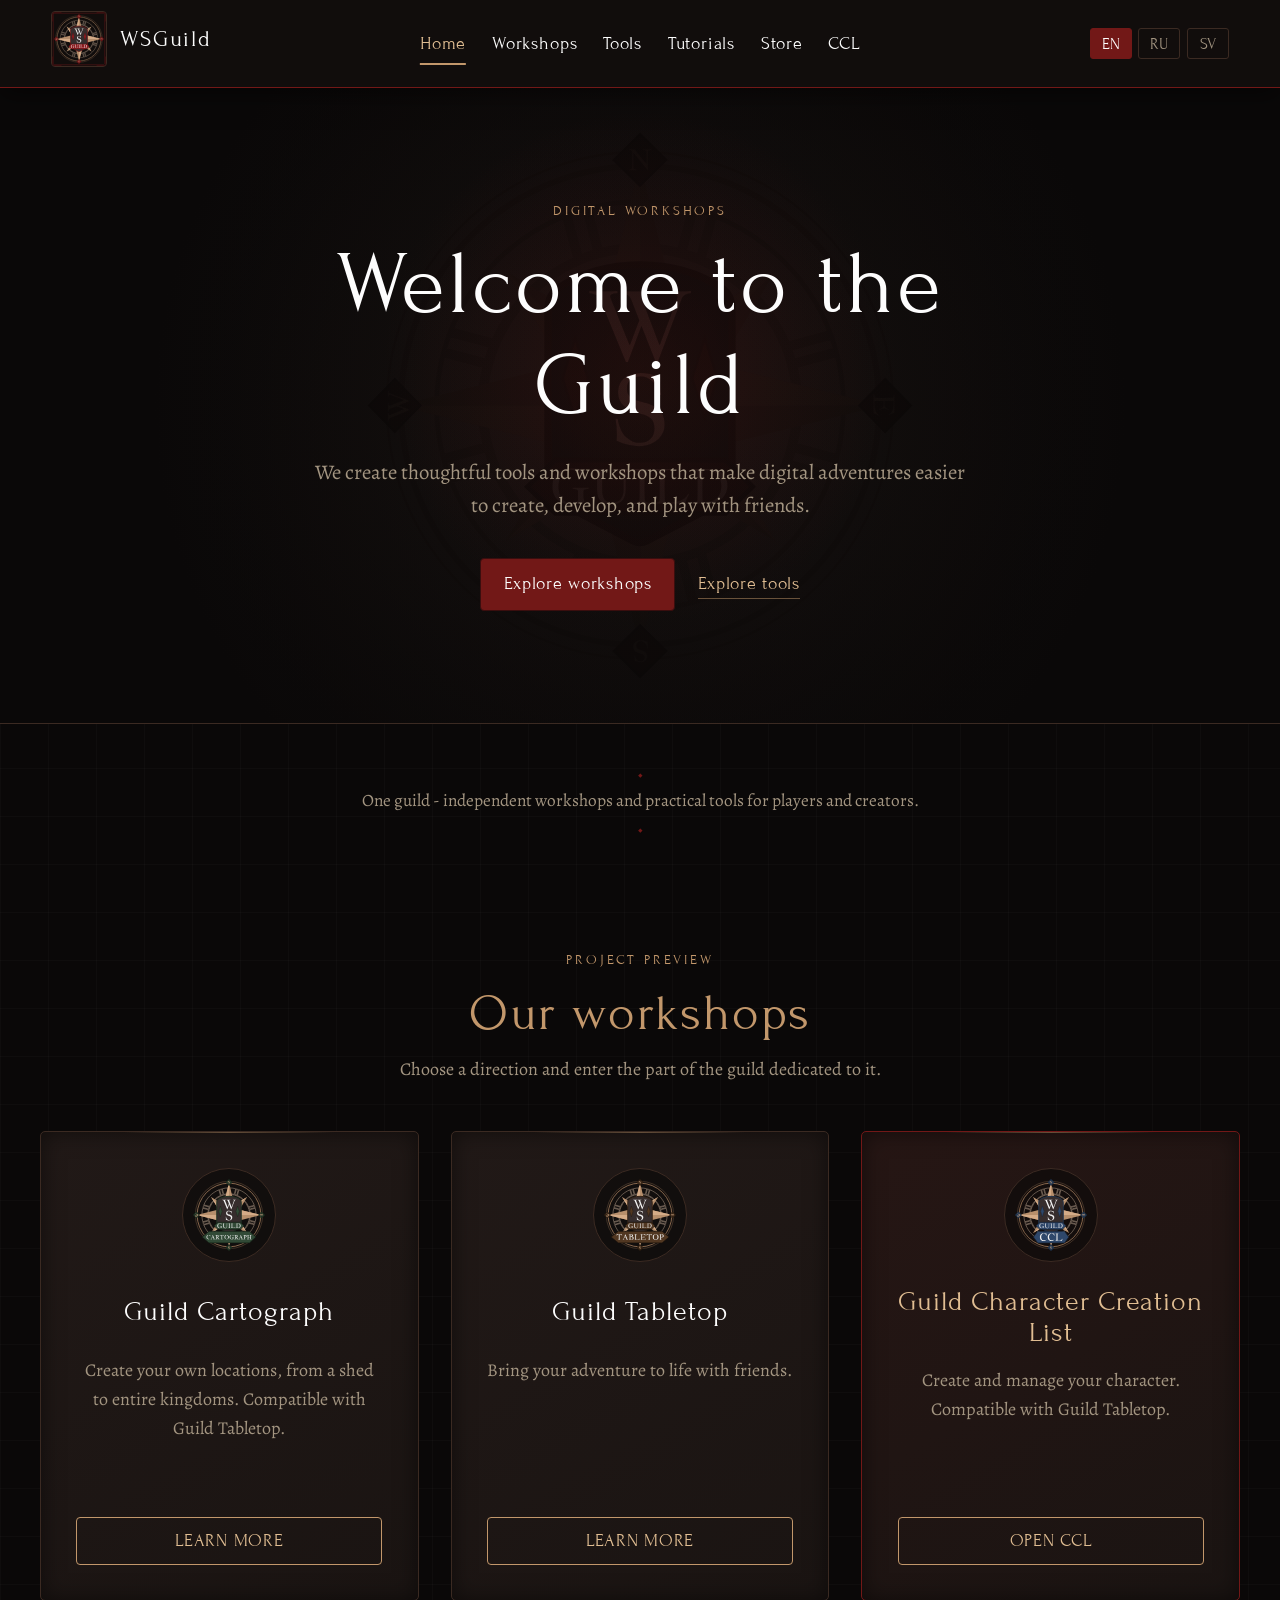
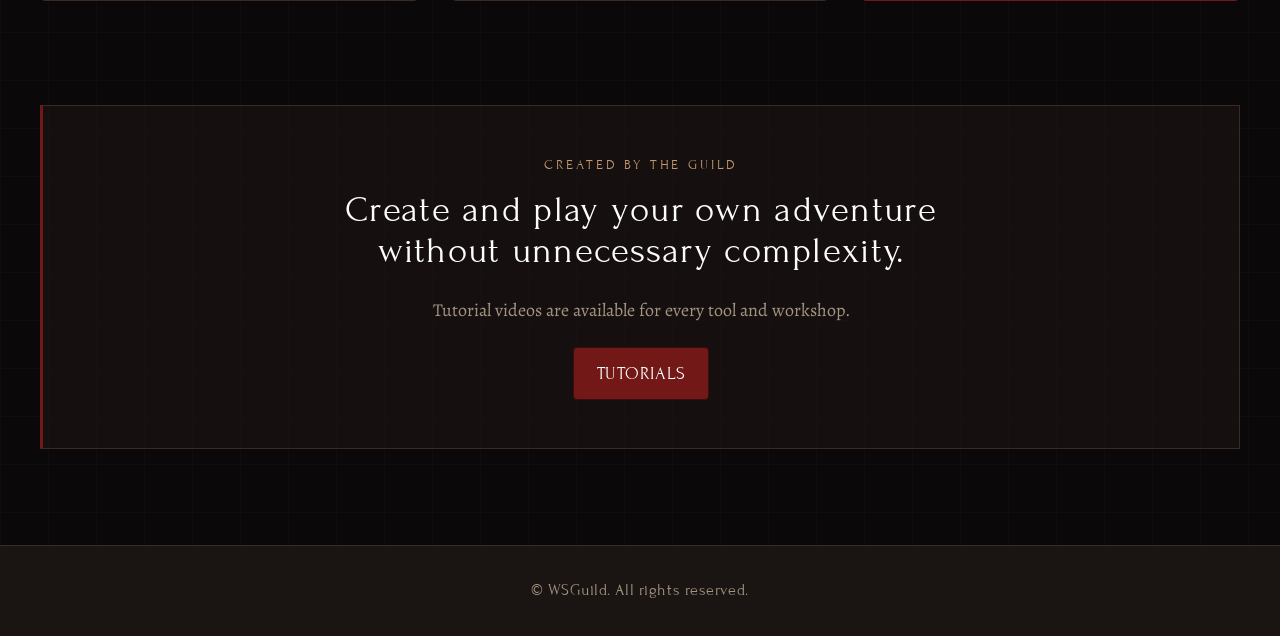
<file: index.html>
<!DOCTYPE html>
<html lang="en">
<head>
    <meta charset="UTF-8">
    <meta name="viewport" content="width=device-width, initial-scale=1.0">
    <meta name="description" content="" data-i18n-attr-content="meta_home_description">
    <title></title>
    <link rel="icon" type="image/svg+xml" href="/icons/Elipse/Main_Logo.svg">
    <link rel="stylesheet" href="/css/style.css">
    <link rel="stylesheet" href="/css/mobile.css" media="screen and (max-width: 800px)">
</head>
<body data-page-title="meta_home_title">
    <header class="navbar">
        <div class="logo">
            <a href="/" aria-label="" data-i18n-attr-aria-label="aria_home_logo">
                <img src="/icons/Main_Logo.svg" alt="" class="site-logo" data-i18n-attr-alt="main_logo_alt">
                <span class="logo-wordmark" data-i18n="brand_name"></span>
            </a>
        </div>

        <nav aria-label="" data-i18n-attr-aria-label="aria_primary_navigation">
            <a href="/" class="active" aria-current="page" data-i18n="nav_home"></a>
            <a href="/workshops/" data-i18n="nav_products"></a>
            <a href="/tools/" data-i18n="nav_tools"></a>
            <a href="/tutorials/" data-i18n="nav_tutorials"></a>
            <a href="https://store.wsguild.net" target="_blank" rel="noreferrer" data-i18n="nav_store"></a>
            <a href="https://ccl.wsguild.net" target="_blank" rel="noreferrer" data-i18n="nav_ccl"></a>
        </nav>

        <div class="lang-switcher" aria-label="" data-i18n-attr-aria-label="aria_language_switcher">
            <button type="button" onclick="changeLang('en')" id="btn-en" aria-label="" data-i18n="lang_en_short" data-i18n-attr-aria-label="lang_en_label"></button>
            <button type="button" onclick="changeLang('ru')" id="btn-ru" aria-label="" data-i18n="lang_ru_short" data-i18n-attr-aria-label="lang_ru_label"></button>
            <button type="button" onclick="changeLang('sv')" id="btn-sv" aria-label="" data-i18n="lang_sv_short" data-i18n-attr-aria-label="lang_sv_label"></button>
        </div>
    </header>

    <main>
        <section class="hero hero-home">
            <img class="hero-background-logo" src="/icons/Elipse/Main_Logo.svg" alt="" aria-hidden="true">
            <div class="hero-content">
                <p class="eyebrow" data-i18n="hero_eyebrow"></p>
                <h1 data-i18n="hero_title"></h1>
                <p data-i18n="hero_desc"></p>
                <div class="hero-actions">
                    <a href="/workshops/" class="btn-primary" data-i18n="hero_btn"></a>
                    <a href="/tools/" class="btn-text" data-i18n="hero_secondary"></a>
                </div>
            </div>
        </section>

        <section class="intro-strip" aria-label="" data-i18n-attr-aria-label="aria_guild_overview">
            <p data-i18n="intro_text"></p>
        </section>

        <section class="programs" aria-labelledby="programs-heading">
            <div class="section-heading">
                <p class="eyebrow" data-i18n="programs_eyebrow"></p>
                <h2 id="programs-heading" class="section-title" data-i18n="programs_title"></h2>
                <p data-i18n="programs_lead"></p>
            </div>

            <div class="grid program-grid">
                <article class="card program-card">
                    <div class="card-icon" aria-hidden="true"><img src="/icons/Elipse/Cartograph_Logo.svg" alt=""></div>
                    <div class="card-content">
                        <h3 data-i18n="program_1_title"></h3>
                        <p data-i18n="program_1_desc"></p>
                    </div>
                    <a href="/workshops/" class="btn-secondary" data-i18n="btn_view_products"></a>
                </article>

                <article class="card program-card">
                    <div class="card-icon" aria-hidden="true"><img src="/icons/Elipse/TableTop_Logo.svg" alt=""></div>
                    <div class="card-content">
                        <h3 data-i18n="program_2_title"></h3>
                        <p data-i18n="program_2_desc"></p>
                    </div>
                    <a href="/workshops/" class="btn-secondary" data-i18n="btn_view_tools"></a>
                </article>

                <article class="card program-card highlight-card">
                    <div class="card-icon ccl-icon">
                        <img src="/icons/Elipse/CCL_Logo.svg" alt="">
                    </div>
                    <div class="card-content">
                        <h3 data-i18n="program_3_title"></h3>
                        <p data-i18n="program_3_desc"></p>
                    </div>
                    <a href="https://ccl.wsguild.net" target="_blank" rel="noreferrer" class="btn-secondary" data-i18n="btn_visit_ccl"></a>
                </article>
            </div>
        </section>

        <section class="guild-callout">
            <div>
                <p class="eyebrow" data-i18n="callout_eyebrow"></p>
                <h2 data-i18n="callout_title"></h2>
            </div>
            <div class="callout-action">
                <p data-i18n="callout_text"></p>
                <a href="/tutorials/" class="btn-primary callout-button" data-i18n="callout_tutorials_btn"></a>
            </div>
        </section>
    </main>

    <footer class="guild-footer">
        <p data-i18n="footer_text"></p>
    </footer>

    <script src="/js/main.js"></script>
</body>
</html>
</file>
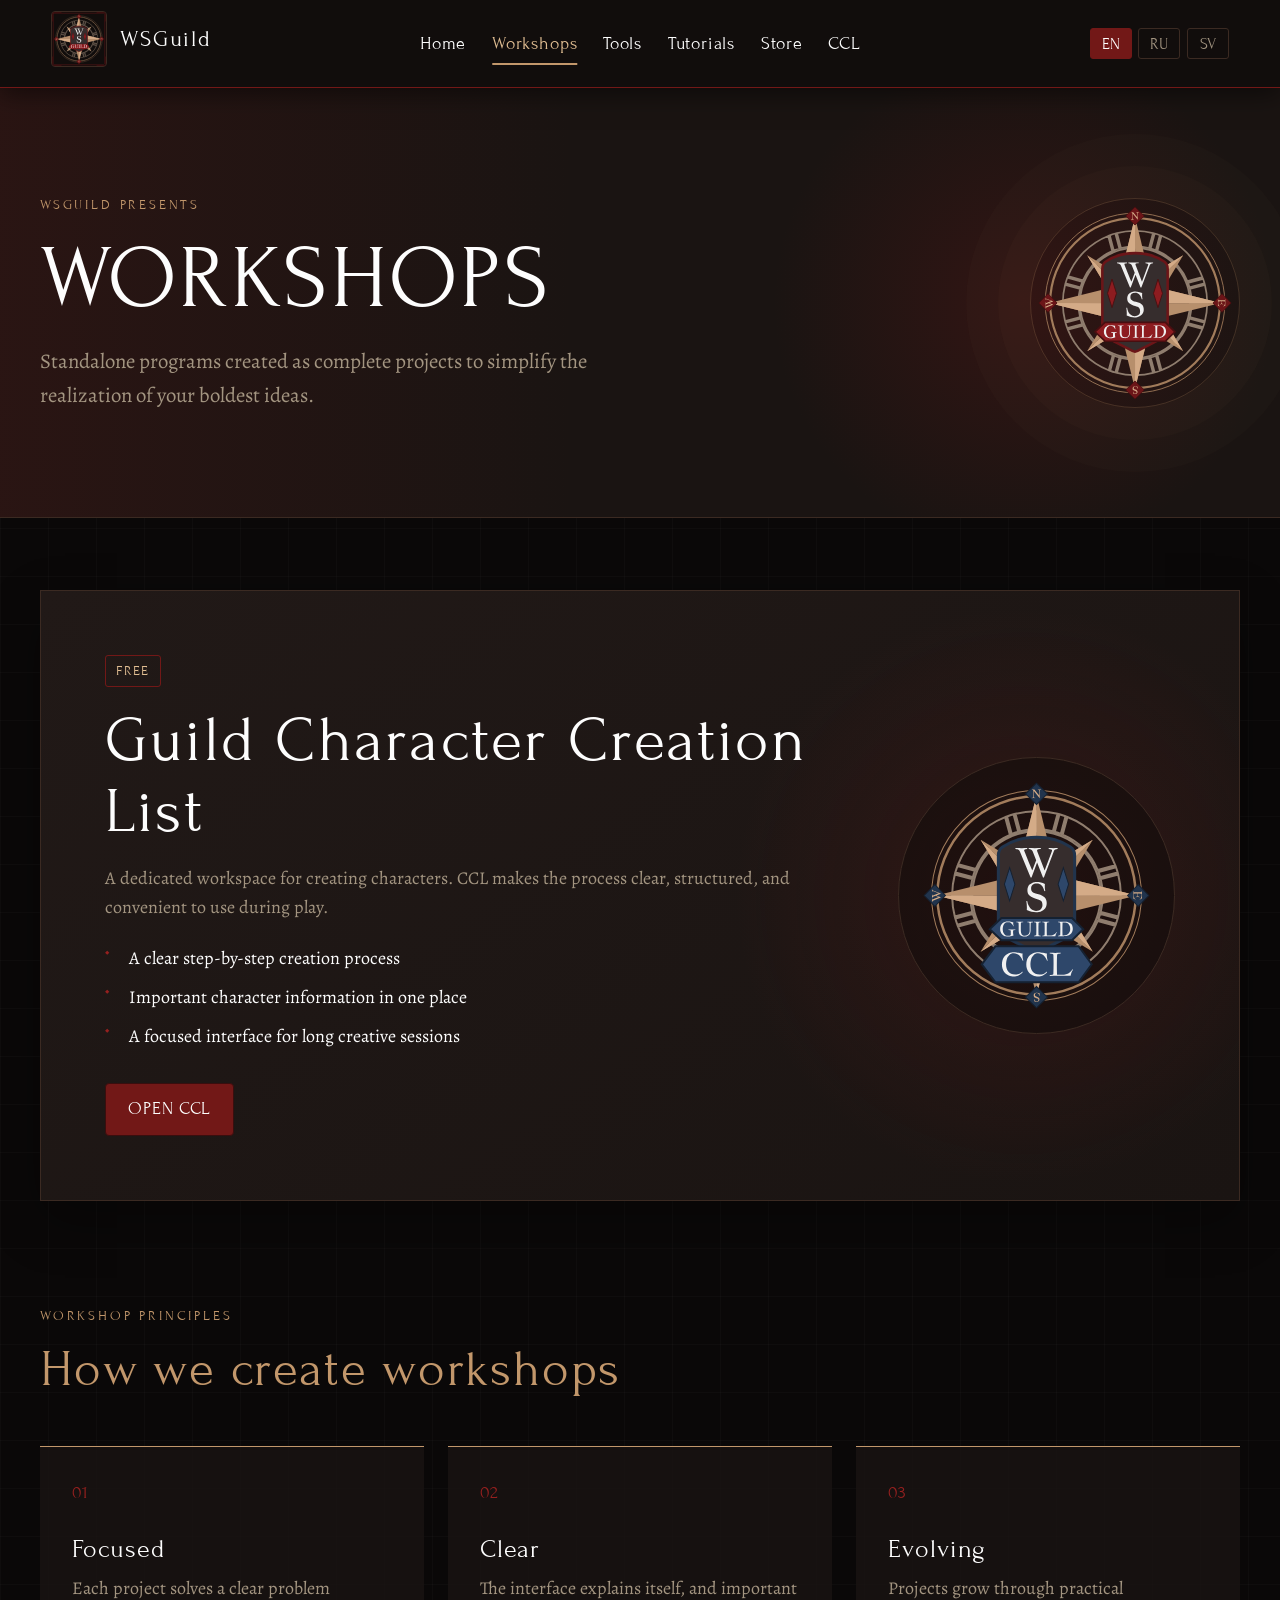
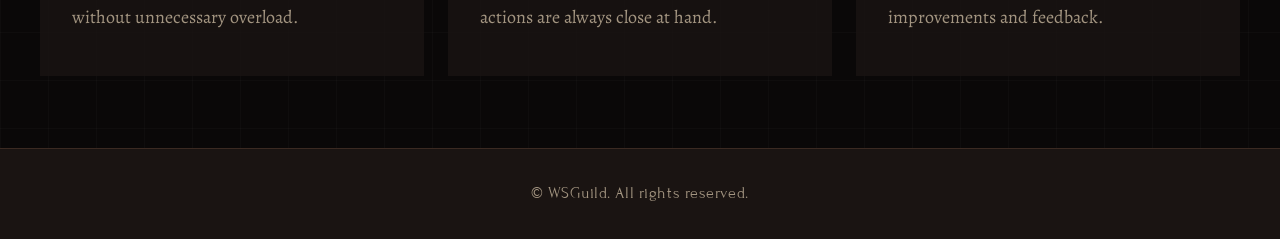
<file: products/index.html>
<!DOCTYPE html>
<html lang="en">
<head>
    <meta charset="UTF-8">
    <meta name="robots" content="noindex">
    <meta http-equiv="refresh" content="0; url=/workshops/">
    <link rel="canonical" href="https://wsguild.net/workshops/">
    <title></title>
    <script>window.location.replace('/workshops/' + window.location.search + window.location.hash);</script>
</head>
<body></body>
</html>
</file>
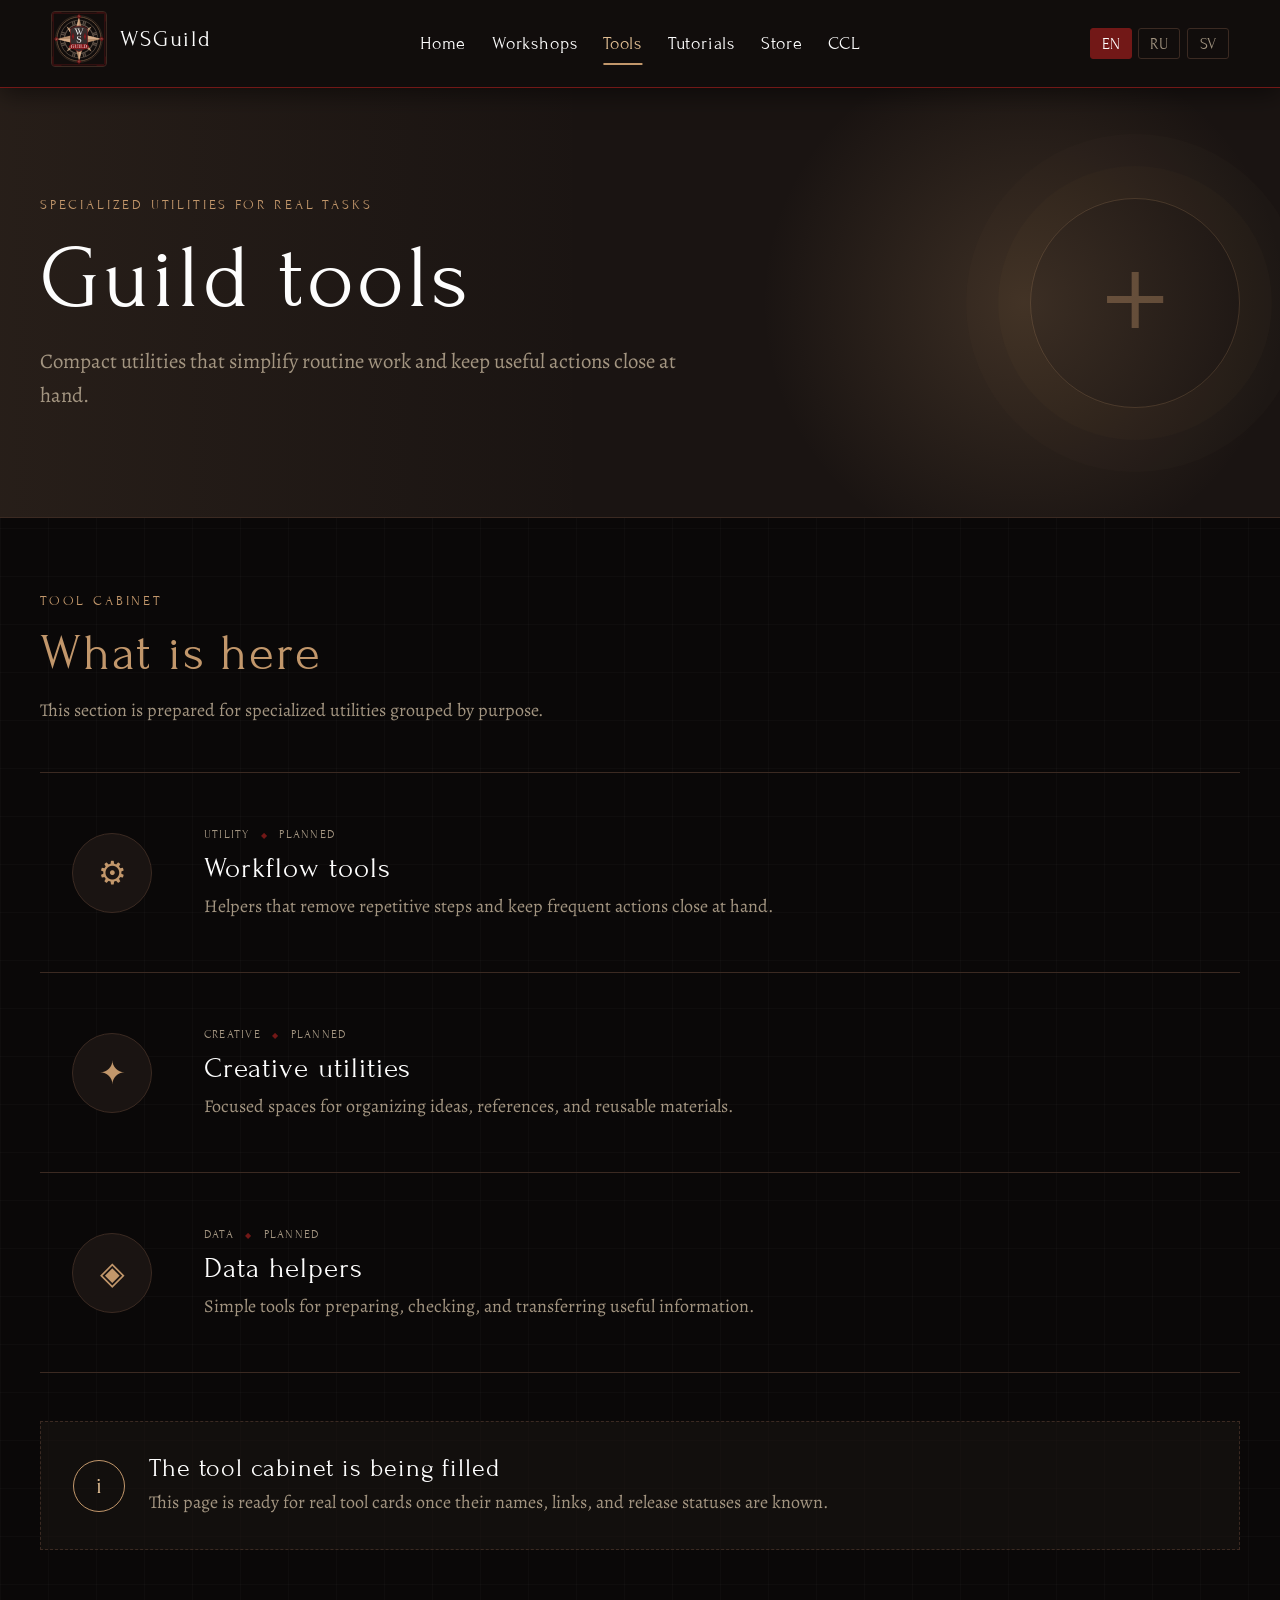
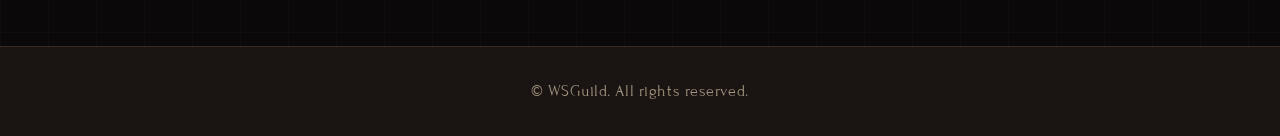
<file: tools/index.html>
<!DOCTYPE html>
<html lang="en">
<head>
    <meta charset="UTF-8">
    <meta name="viewport" content="width=device-width, initial-scale=1.0">
    <meta name="description" content="" data-i18n-attr-content="meta_tools_description">
    <title></title>
    <link rel="icon" type="image/svg+xml" href="/icons/Elipse/Main_Logo.svg">
    <link rel="stylesheet" href="/css/style.css">
    <link rel="stylesheet" href="/css/mobile.css" media="screen and (max-width: 800px)">
</head>
<body data-page-title="meta_tools_title">
    <header class="navbar">
        <div class="logo">
            <a href="/" aria-label="" data-i18n-attr-aria-label="aria_home_logo">
                <img src="/icons/Main_Logo.svg" alt="" class="site-logo" data-i18n-attr-alt="main_logo_alt">
                <span class="logo-wordmark" data-i18n="brand_name"></span>
            </a>
        </div>
        <nav aria-label="" data-i18n-attr-aria-label="aria_primary_navigation">
            <a href="/" data-i18n="nav_home"></a>
            <a href="/workshops/" data-i18n="nav_products"></a>
            <a href="/tools/" class="active" aria-current="page" data-i18n="nav_tools"></a>
            <a href="/tutorials/" data-i18n="nav_tutorials"></a>
            <a href="https://store.wsguild.net" target="_blank" rel="noreferrer" data-i18n="nav_store"></a>
            <a href="https://ccl.wsguild.net" target="_blank" rel="noreferrer" data-i18n="nav_ccl"></a>
        </nav>
        <div class="lang-switcher" aria-label="" data-i18n-attr-aria-label="aria_language_switcher">
            <button type="button" onclick="changeLang('en')" id="btn-en" aria-label="" data-i18n="lang_en_short" data-i18n-attr-aria-label="lang_en_label"></button>
            <button type="button" onclick="changeLang('ru')" id="btn-ru" aria-label="" data-i18n="lang_ru_short" data-i18n-attr-aria-label="lang_ru_label"></button>
            <button type="button" onclick="changeLang('sv')" id="btn-sv" aria-label="" data-i18n="lang_sv_short" data-i18n-attr-aria-label="lang_sv_label"></button>
        </div>
    </header>

    <main>
        <section class="page-hero tools-hero">
            <div class="page-hero-content">
                <p class="eyebrow" data-i18n="tools_eyebrow"></p>
                <h1 data-i18n="tools_title"></h1>
                <p data-i18n="tools_intro"></p>
            </div>
            <div class="hero-mark tool-mark" aria-hidden="true">+</div>
        </section>

        <section class="content-section tool-catalog">
            <div class="section-heading align-left">
                <p class="eyebrow" data-i18n="tools_catalog_eyebrow"></p>
                <h2 class="section-title" data-i18n="tools_catalog_title"></h2>
                <p data-i18n="tools_catalog_intro"></p>
            </div>

            <div class="tool-list">
                <article class="tool-row">
                    <div class="tool-symbol" aria-hidden="true">⚙</div>
                    <div>
                        <div class="tool-meta"><span data-i18n="tool_type_utility"></span><span data-i18n="tool_status_planned"></span></div>
                        <h3 data-i18n="tool_1_title"></h3>
                        <p data-i18n="tool_1_desc"></p>
                    </div>
                </article>
                <article class="tool-row">
                    <div class="tool-symbol" aria-hidden="true">✦</div>
                    <div>
                        <div class="tool-meta"><span data-i18n="tool_type_creative"></span><span data-i18n="tool_status_planned"></span></div>
                        <h3 data-i18n="tool_2_title"></h3>
                        <p data-i18n="tool_2_desc"></p>
                    </div>
                </article>
                <article class="tool-row">
                    <div class="tool-symbol" aria-hidden="true">◈</div>
                    <div>
                        <div class="tool-meta"><span data-i18n="tool_type_data"></span><span data-i18n="tool_status_planned"></span></div>
                        <h3 data-i18n="tool_3_title"></h3>
                        <p data-i18n="tool_3_desc"></p>
                    </div>
                </article>
            </div>
        </section>

        <section class="tool-note">
            <div class="tool-note-icon" aria-hidden="true">i</div>
            <div>
                <h2 data-i18n="tools_note_title"></h2>
                <p data-i18n="tools_note_text"></p>
            </div>
        </section>
    </main>

    <footer class="guild-footer"><p data-i18n="footer_text"></p></footer>
    <script src="/js/main.js"></script>
</body>
</html>
</file>
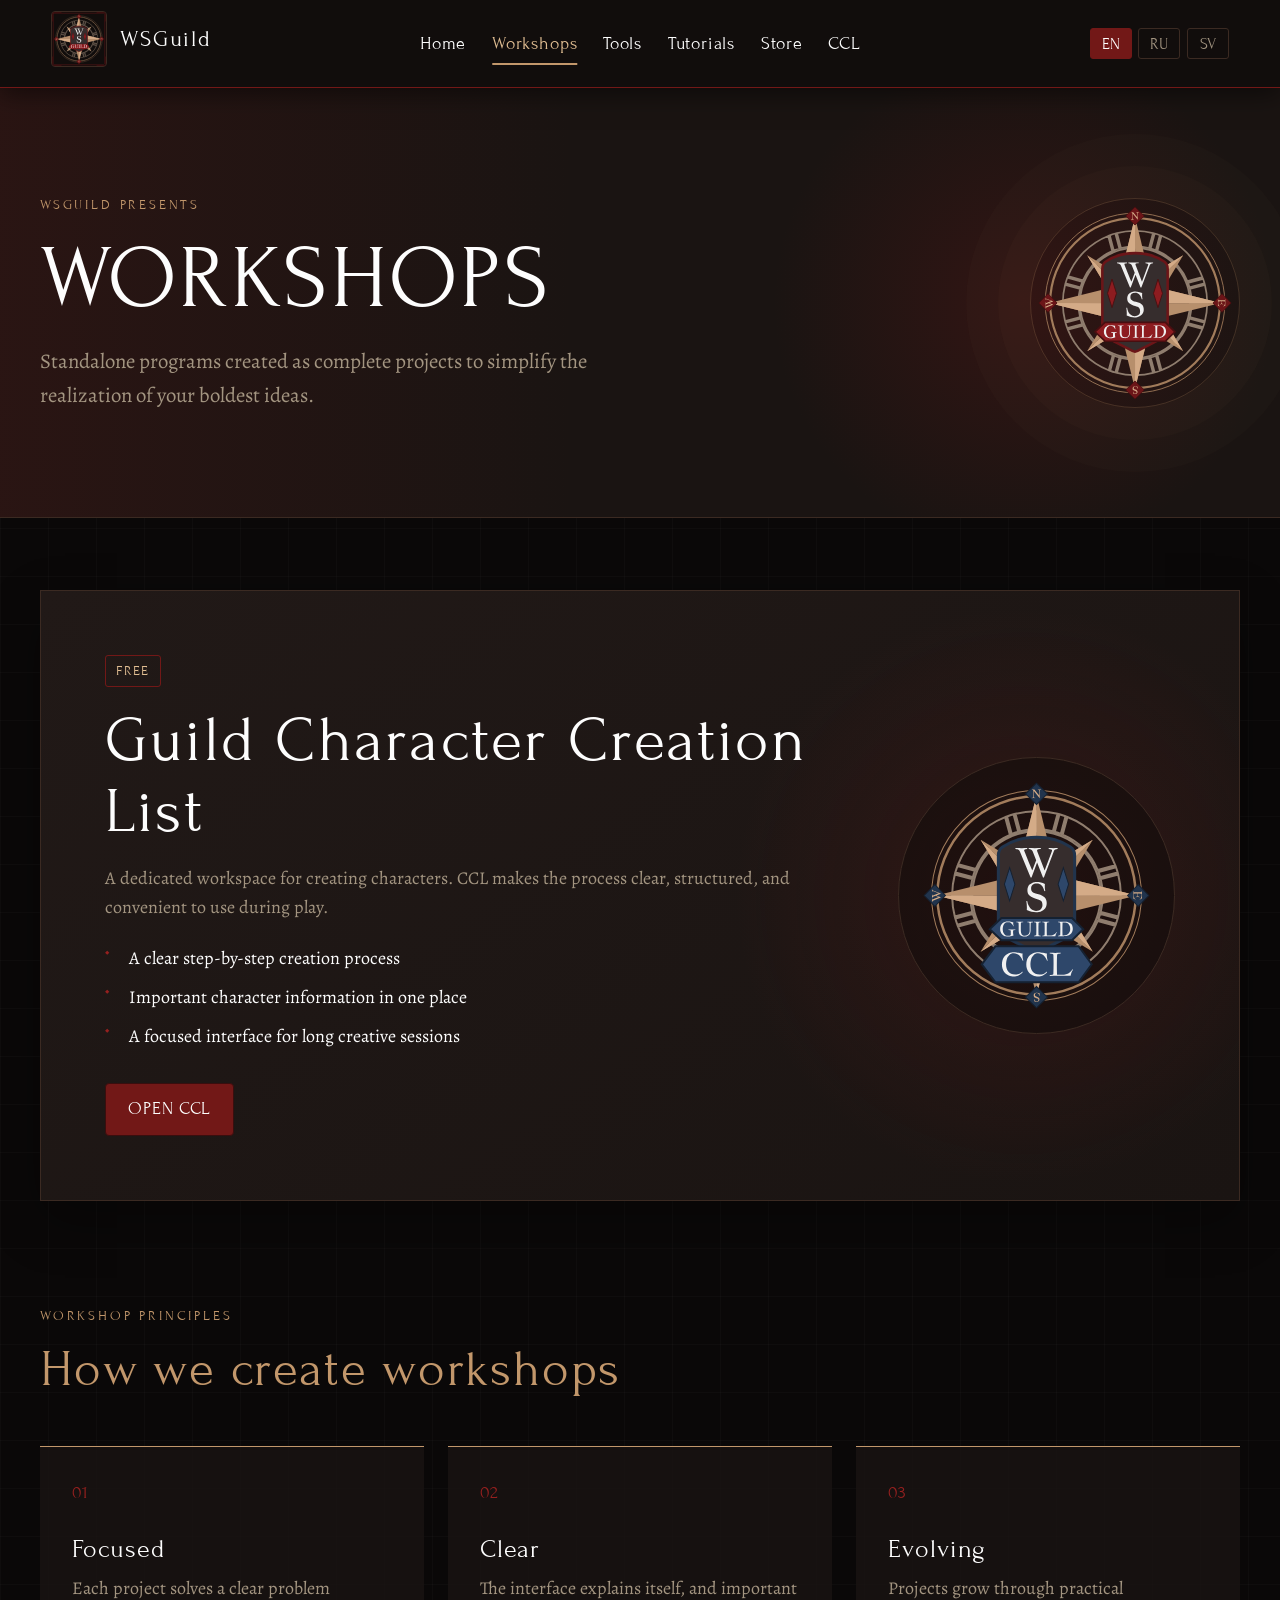
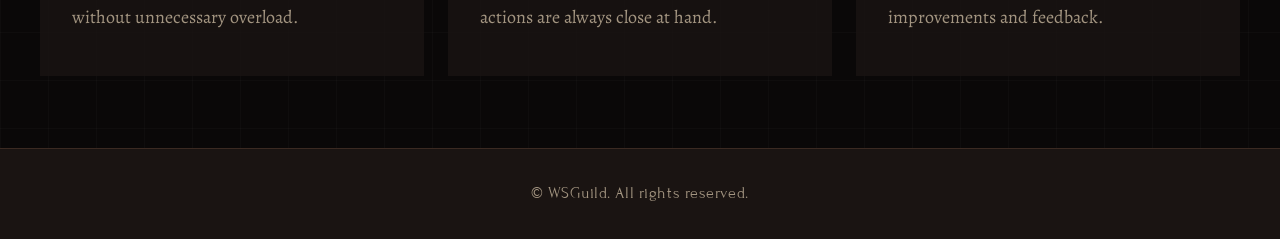
<file: workshops/index.html>
<!DOCTYPE html>
<html lang="en">
<head>
    <meta charset="UTF-8">
    <meta name="viewport" content="width=device-width, initial-scale=1.0">
    <meta name="description" content="" data-i18n-attr-content="meta_products_description">
    <title></title>
    <link rel="icon" type="image/svg+xml" href="/icons/Elipse/Main_Logo.svg">
    <link rel="stylesheet" href="/css/style.css">
    <link rel="stylesheet" href="/css/mobile.css" media="screen and (max-width: 800px)">
</head>
<body data-page-title="meta_products_title">
    <header class="navbar">
        <div class="logo">
            <a href="/" aria-label="" data-i18n-attr-aria-label="aria_home_logo">
                <img src="/icons/Main_Logo.svg" alt="" class="site-logo" data-i18n-attr-alt="main_logo_alt">
                <span class="logo-wordmark" data-i18n="brand_name"></span>
            </a>
        </div>
        <nav aria-label="" data-i18n-attr-aria-label="aria_primary_navigation">
            <a href="/" data-i18n="nav_home"></a>
            <a href="/workshops/" class="active" aria-current="page" data-i18n="nav_products"></a>
            <a href="/tools/" data-i18n="nav_tools"></a>
            <a href="/tutorials/" data-i18n="nav_tutorials"></a>
            <a href="https://store.wsguild.net" target="_blank" rel="noreferrer" data-i18n="nav_store"></a>
            <a href="https://ccl.wsguild.net" target="_blank" rel="noreferrer" data-i18n="nav_ccl"></a>
        </nav>
        <div class="lang-switcher" aria-label="" data-i18n-attr-aria-label="aria_language_switcher">
            <button type="button" onclick="changeLang('en')" id="btn-en" aria-label="" data-i18n="lang_en_short" data-i18n-attr-aria-label="lang_en_label"></button>
            <button type="button" onclick="changeLang('ru')" id="btn-ru" aria-label="" data-i18n="lang_ru_short" data-i18n-attr-aria-label="lang_ru_label"></button>
            <button type="button" onclick="changeLang('sv')" id="btn-sv" aria-label="" data-i18n="lang_sv_short" data-i18n-attr-aria-label="lang_sv_label"></button>
        </div>
    </header>

    <main>
        <section class="page-hero products-hero">
            <div class="page-hero-content">
                <p class="eyebrow" data-i18n="products_eyebrow"></p>
                <h1 data-i18n="products_title"></h1>
                <p data-i18n="products_intro"></p>
            </div>
            <div class="hero-mark" aria-hidden="true"><img src="/icons/Elipse/Main_Logo.svg" alt=""></div>
        </section>

        <section class="content-section">
            <div class="feature-panel product-feature">
                <div class="feature-copy">
                    <span class="status-badge" data-i18n="product_status"></span>
                    <h2 data-i18n="product_ccl_title"></h2>
                    <p data-i18n="product_ccl_desc"></p>
                    <ul class="feature-list">
                        <li data-i18n="product_ccl_feature_1"></li>
                        <li data-i18n="product_ccl_feature_2"></li>
                        <li data-i18n="product_ccl_feature_3"></li>
                    </ul>
                    <a href="https://ccl.wsguild.net" target="_blank" rel="noreferrer" class="btn-primary" data-i18n="btn_launch_ccl"></a>
                </div>
                <a class="feature-emblem" href="https://ccl.wsguild.net" target="_blank" rel="noreferrer" aria-label="" data-i18n-attr-aria-label="product_ccl_title">
                    <img src="/icons/Elipse/CCL_Logo.svg" alt="" data-i18n-attr-alt="ccl_logo_alt">
                </a>
            </div>
        </section>

        <section class="content-section principles-section">
            <div class="section-heading align-left">
                <p class="eyebrow" data-i18n="principles_eyebrow"></p>
                <h2 class="section-title" data-i18n="principles_title"></h2>
            </div>
            <div class="principles-grid">
                <article class="mini-card">
                    <span data-i18n="principle_1_number"></span>
                    <h3 data-i18n="principle_1_title"></h3>
                    <p data-i18n="principle_1_desc"></p>
                </article>
                <article class="mini-card">
                    <span data-i18n="principle_2_number"></span>
                    <h3 data-i18n="principle_2_title"></h3>
                    <p data-i18n="principle_2_desc"></p>
                </article>
                <article class="mini-card">
                    <span data-i18n="principle_3_number"></span>
                    <h3 data-i18n="principle_3_title"></h3>
                    <p data-i18n="principle_3_desc"></p>
                </article>
            </div>
        </section>
    </main>

    <footer class="guild-footer"><p data-i18n="footer_text"></p></footer>
    <script src="/js/main.js"></script>
</body>
</html>
</file>
<file: css/style.css>
@import url('https://fonts.googleapis.com/css2?family=Alegreya:wght@400;500;600;700&family=Cormorant+Garamond:wght@400;500;600&family=EB+Garamond:wght@400;500;600&family=Forum&family=Literata:wght@400;500;600;700&family=Lora:wght@400;500;600;700&display=swap');

:root {
    --bg-main: #0a0808;
    --bg-deep: #070606;
    --bg-panel: #1a1412;
    --bg-panel-light: #211917;
    --accent-red: #721817;
    --accent-hover: #96201f;
    --gold-tan: #c2976b;
    --gold-light: #e0bd92;
    --text-main: #fdfdfd;
    --text-muted: #a39581;
    --border-color: #3b2a22;
    --panel-shadow: 0 20px 50px rgba(0, 0, 0, 0.32);
    --font-body: 'Alegreya', serif;
    --font-display: 'Forum', serif;
}

html[lang='ru'] {
    --font-body: 'Literata', 'Alegreya', serif;
    --font-display: 'Cormorant Garamond', 'Forum', serif;
}

html[lang='sv'] {
    --font-body: 'Lora', 'Alegreya', serif;
    --font-display: 'EB Garamond', 'Forum', serif;
}

* {
    margin: 0;
    padding: 0;
    box-sizing: border-box;
}

html {
    scroll-behavior: smooth;
}

body {
    display: flex;
    flex-direction: column;
    min-height: 100vh;
    overflow-x: hidden;
    font-family: var(--font-body);
    font-size: 18px;
    line-height: 1.6;
    color: var(--text-main);
    background:
        linear-gradient(rgba(255, 255, 255, 0.018) 1px, transparent 1px),
        linear-gradient(90deg, rgba(255, 255, 255, 0.018) 1px, transparent 1px),
        var(--bg-main);
    background-size: 48px 48px;
}

main {
    flex: 1;
}

a,
button {
    -webkit-tap-highlight-color: transparent;
}

a:focus-visible,
button:focus-visible {
    outline: 2px solid var(--gold-light);
    outline-offset: 4px;
}

h1,
h2,
h3,
h4,
h5,
h6 {
    font-family: var(--font-display);
    font-weight: 400;
    line-height: 1.12;
    color: var(--gold-tan);
    letter-spacing: 0.035em;
}

.navbar {
    position: sticky;
    top: 0;
    z-index: 100;
    display: grid;
    grid-template-columns: minmax(180px, 1fr) auto minmax(180px, 1fr);
    align-items: center;
    gap: 2rem;
    min-height: 82px;
    padding: 0.7rem clamp(1.5rem, 4vw, 4rem);
    border-bottom: 1px solid var(--accent-red);
    background: rgba(19, 14, 13, 0.94);
    box-shadow: 0 6px 24px rgba(0, 0, 0, 0.5);
    backdrop-filter: blur(14px);
}

.logo a {
    display: inline-flex;
    align-items: center;
    gap: 0.8rem;
    color: var(--text-main);
    text-decoration: none;
}

.site-logo {
    width: 56px;
    height: 56px;
    object-fit: cover;
    display: block;
    border: 1px solid var(--border-color);
    border-radius: 4px;
    transition: transform 0.3s ease, border-color 0.3s ease;
}

.logo a:hover .site-logo {
    transform: rotate(-2deg) scale(1.04);
    border-color: var(--accent-red);
}

.logo-wordmark {
    font-family: var(--font-display);
    font-size: 1.45rem;
    letter-spacing: 0.08em;
}

.navbar nav {
    display: flex;
    align-items: center;
    justify-content: center;
    gap: clamp(1rem, 2vw, 2rem);
}

.navbar nav a {
    position: relative;
    color: var(--text-main);
    font-family: var(--font-display);
    font-size: 1.15rem;
    letter-spacing: 0.045em;
    text-decoration: none;
    transition: color 0.25s ease;
}

.navbar nav a::after {
    position: absolute;
    bottom: -7px;
    left: 50%;
    width: 0;
    height: 2px;
    content: '';
    background: var(--gold-tan);
    transform: translateX(-50%);
    transition: width 0.25s ease;
}

.navbar nav a:hover,
.navbar nav a.active {
    color: var(--gold-light);
}

.navbar nav a:hover::after,
.navbar nav a.active::after {
    width: 100%;
}

.lang-switcher {
    display: flex;
    justify-content: flex-end;
    gap: 0.4rem;
}

.lang-switcher button {
    min-width: 42px;
    padding: 0.35rem 0.65rem;
    border: 1px solid var(--border-color);
    border-radius: 3px;
    color: var(--text-muted);
    background: transparent;
    font: 1rem 'Forum', serif;
    cursor: pointer;
    transition: 0.25s ease;
}

.lang-switcher button:hover {
    color: var(--gold-light);
    border-color: var(--gold-tan);
}

.lang-switcher button.active {
    color: var(--text-main);
    border-color: var(--accent-red);
    background: var(--accent-red);
}

.eyebrow {
    margin-bottom: 0.8rem;
    color: var(--gold-tan);
    font-family: var(--font-display);
    font-size: 0.88rem;
    letter-spacing: 0.2em;
    text-transform: uppercase;
}

.hero {
    position: relative;
    min-height: 610px;
    display: grid;
    place-items: center;
    overflow: hidden;
    padding: 7rem 2rem;
    text-align: center;
    border-bottom: 1px solid var(--border-color);
}

.hero-home {
    background:
        radial-gradient(circle at 50% 44%, rgba(114, 24, 23, 0.22), transparent 35%),
        radial-gradient(circle at center, var(--bg-panel) 0%, var(--bg-main) 68%);
}

.hero-home::after {
    position: absolute;
    z-index: 1;
    inset: 0;
    content: '';
    pointer-events: none;
    background: radial-gradient(
        ellipse at 50% 46%,
        rgba(10, 8, 8, 0.08) 0%,
        rgba(10, 8, 8, 0.28) 52%,
        rgba(10, 8, 8, 0.68) 100%
    );
}

.hero-background-logo {
    position: absolute;
    z-index: 0;
    inset: 0;
    width: 100%;
    height: 100%;
    max-width: none;
    padding: clamp(0.75rem, 2vw, 1.5rem);
    /* Видимость фонового логотипа: 0 — скрыт, 1 — полностью видим */
    opacity: 0.5;
    pointer-events: none;
    user-select: none;
    object-fit: contain;
    object-position: center;
    filter: saturate(0.55) contrast(0.85) brightness(0.72);
    mix-blend-mode: soft-light;
}

.hero-content {
    position: relative;
    z-index: 2;
    max-width: 790px;
}

.hero h1 {
    max-width: 760px;
    margin: 0 auto 1.25rem;
    color: var(--text-main);
    font-size: clamp(3.4rem, 7vw, 6.6rem);
}

.hero-content > p:not(.eyebrow) {
    max-width: 660px;
    margin: 0 auto 2.2rem;
    color: var(--text-muted);
    font-size: 1.3rem;
}

.hero-actions {
    display: flex;
    align-items: center;
    justify-content: center;
    gap: 1.4rem;
}

.btn-primary,
.btn-secondary,
.btn-text {
    display: inline-flex;
    align-items: center;
    justify-content: center;
    min-height: 48px;
    border-radius: 4px;
    font-family: var(--font-display);
    font-size: 1.12rem;
    letter-spacing: 0.04em;
    text-decoration: none;
    transition: 0.25s ease;
}

.btn-primary {
    padding: 0.7rem 1.4rem;
    border: 1px solid #3a0e0e;
    color: var(--text-main);
    background: var(--accent-red);
}

.btn-primary:hover {
    border-color: var(--gold-tan);
    background: var(--accent-hover);
    box-shadow: 0 0 22px rgba(114, 24, 23, 0.55);
}

.btn-secondary {
    width: 100%;
    padding: 0.55rem 1rem;
    border: 1px solid var(--gold-tan);
    color: var(--gold-light);
    background: transparent;
}

.btn-secondary:hover {
    color: var(--bg-main);
    background: var(--gold-tan);
}

.btn-text {
    min-height: auto;
    color: var(--gold-light);
    border-bottom: 1px solid rgba(194, 151, 107, 0.5);
    border-radius: 0;
}

.btn-text:hover {
    color: var(--text-main);
    border-color: var(--text-main);
}

.intro-strip {
    max-width: 980px;
    margin: 0 auto;
    padding: 2.2rem 2rem;
    text-align: center;
    color: var(--text-muted);
    font-size: 1.08rem;
}

.intro-strip::before,
.intro-strip::after {
    color: var(--accent-red);
    content: '◆';
    margin: 0 1rem;
    font-size: 0.65rem;
}

.programs,
.content-section {
    width: min(1200px, calc(100% - 4rem));
    margin: 0 auto;
    padding: 4.5rem 0;
}

.section-heading {
    max-width: 700px;
    margin: 0 auto 3rem;
    text-align: center;
}

.section-heading.align-left {
    max-width: 760px;
    margin-left: 0;
    text-align: left;
}

.section-heading > p:not(.eyebrow) {
    color: var(--text-muted);
}

.section-title {
    margin-bottom: 0.8rem;
    font-size: clamp(2.4rem, 4vw, 3.5rem);
}

.grid {
    display: grid;
    grid-template-columns: repeat(3, minmax(0, 1fr));
    grid-auto-rows: 1fr;
    align-items: stretch;
    gap: 2rem;
}

.card {
    position: relative;
    display: flex;
    flex-direction: column;
    height: 100%;
    min-height: 470px;
    padding: 2.2rem;
    overflow: hidden;
    border: 1px solid var(--border-color);
    border-radius: 5px;
    text-align: center;
    background: linear-gradient(150deg, var(--bg-panel-light), var(--bg-panel));
    box-shadow: inset 0 0 22px rgba(0, 0, 0, 0.5);
    transition: transform 0.35s ease, border-color 0.35s ease, box-shadow 0.35s ease;
}

.card::before {
    position: absolute;
    top: 0;
    left: 50%;
    width: 56%;
    height: 1px;
    content: '';
    background: linear-gradient(90deg, transparent, var(--gold-tan), transparent);
    transform: translateX(-50%);
    opacity: 0.45;
}

.card:hover {
    border-color: var(--gold-tan);
    transform: translateY(-6px);
    box-shadow: var(--panel-shadow), inset 0 0 15px rgba(194, 151, 107, 0.08);
}

.card-icon {
    display: grid;
    place-items: center;
    flex: 0 0 94px;
    width: 94px;
    height: 94px;
    margin: 0 auto 1.5rem;
    border: 1px solid var(--border-color);
    border-radius: 50%;
    color: var(--gold-tan);
    background: rgba(7, 6, 6, 0.54);
    font-size: 2.7rem;
    overflow: hidden;
    padding: 7px;
}

.card-icon img {
    display: block;
    width: 100%;
    height: 100%;
    object-fit: cover;
    border-radius: 50%;
}

.card-content {
    display: flex;
    flex: 1;
    flex-direction: column;
}

.card h3 {
    display: grid;
    place-items: center;
    min-height: 3.3rem;
    margin-bottom: 1.1rem;
    color: var(--text-main);
    font-size: 1.75rem;
}

.card p {
    flex: 1;
    margin-bottom: 1.8rem;
    color: var(--text-muted);
}

.highlight-card {
    border-color: var(--accent-red);
    background: linear-gradient(150deg, #261614, var(--bg-panel));
}

.highlight-card h3 {
    color: var(--gold-light);
}

.guild-callout {
    display: grid;
    grid-template-columns: minmax(0, 1fr);
    align-items: center;
    justify-items: center;
    gap: 1.5rem;
    width: min(1200px, calc(100% - 4rem));
    margin: 2rem auto 6rem;
    padding: 3rem;
    border: 1px solid var(--border-color);
    border-left: 3px solid var(--accent-red);
    text-align: center;
    background: rgba(26, 20, 18, 0.72);
}

.guild-callout h2 {
    max-width: 980px;
    margin-inline: auto;
    color: var(--text-main);
    font-size: 2.3rem;
    text-wrap: balance;
}

.callout-action > p {
    max-width: 720px;
    text-align: center;
    color: var(--text-muted);
}

.callout-action {
    display: flex;
    width: 100%;
    flex-direction: column;
    align-items: center;
}

.callout-button {
    width: fit-content;
    margin-top: 1.4rem;
}

.page-hero {
    position: relative;
    display: grid;
    grid-template-columns: 1fr auto;
    align-items: center;
    min-height: 430px;
    padding: 5rem max(2rem, calc((100% - 1200px) / 2));
    overflow: hidden;
    border-bottom: 1px solid var(--border-color);
}

.products-hero {
    background:
        linear-gradient(90deg, rgba(114, 24, 23, 0.18), transparent 45%),
        radial-gradient(circle at 80% 50%, rgba(114, 24, 23, 0.28), transparent 24%),
        var(--bg-panel);
}

.tools-hero {
    background:
        linear-gradient(90deg, rgba(194, 151, 107, 0.08), transparent 46%),
        radial-gradient(circle at 80% 50%, rgba(194, 151, 107, 0.2), transparent 25%),
        var(--bg-panel);
}

.tutorials-hero {
    background:
        linear-gradient(90deg, rgba(114, 24, 23, 0.2), transparent 48%),
        radial-gradient(circle at 80% 50%, rgba(194, 151, 107, 0.16), transparent 26%),
        var(--bg-panel);
}

.tutorials-section {
    width: min(1280px, calc(100% - 4rem));
    margin: 0 auto;
    padding: 4.5rem 0 6rem;
}

.tutorials-layout {
    display: grid;
    grid-template-columns: minmax(0, 1.65fr) minmax(300px, 0.55fr);
    align-items: start;
    gap: 2rem;
}

.video-shell,
.lesson-panel {
    border: 1px solid var(--border-color);
    background: linear-gradient(150deg, var(--bg-panel-light), var(--bg-panel));
    box-shadow: var(--panel-shadow);
}

.video-shell {
    position: relative;
    overflow: hidden;
}

.video-shell::before {
    position: absolute;
    z-index: 4;
    top: 0;
    left: 50%;
    width: 52%;
    height: 1px;
    content: '';
    pointer-events: none;
    background: linear-gradient(90deg, transparent, var(--gold-tan), transparent);
    transform: translateX(-50%);
}

.video-stage {
    position: relative;
    display: grid;
    place-items: center;
    aspect-ratio: 16 / 9;
    overflow: hidden;
    background:
        radial-gradient(circle at center, rgba(114, 24, 23, 0.18), transparent 38%),
        var(--bg-deep);
}

.video-stage video {
    display: block;
    width: 100%;
    height: 100%;
    aspect-ratio: 16 / 9;
    object-fit: contain;
    background: #050404;
}

.video-shell:fullscreen {
    display: grid;
    width: 100vw;
    height: 100vh;
    place-items: center;
    overflow: hidden;
    border: 0;
    background: #050404;
}

.video-shell:fullscreen .video-stage {
    width: min(100vw, 177.777778vh);
    height: min(100vh, 56.25vw);
    aspect-ratio: 16 / 9;
}

.video-shell:fullscreen .video-controls {
    position: absolute;
    z-index: 10;
    right: 50%;
    bottom: clamp(0.75rem, 2vh, 1.5rem);
    width: min(calc(100vw - 2rem), calc(177.777778vh - 2rem));
    border: 1px solid var(--border-color);
    visibility: hidden;
    opacity: 0;
    background: linear-gradient(135deg, rgba(31, 20, 18, 0.96), rgba(10, 8, 8, 0.94));
    box-shadow: 0 18px 55px rgba(0, 0, 0, 0.48), 0 0 36px rgba(114, 24, 23, 0.12);
    pointer-events: none;
    transform: translate(50%, calc(100% + 2rem));
    backdrop-filter: blur(10px);
    transition: opacity 0.35s ease, visibility 0.35s ease, transform 0.35s cubic-bezier(0.2, 0.75, 0.25, 1);
}

.video-shell:fullscreen.fullscreen-controls-visible .video-controls {
    visibility: visible;
    opacity: 1;
    pointer-events: auto;
    transform: translate(50%, 0);
}

.video-shell:fullscreen .now-playing {
    display: none;
}

.fullscreen-playlist {
    display: none;
}

.video-shell:fullscreen .fullscreen-playlist {
    position: absolute;
    z-index: 11;
    top: 50%;
    right: clamp(0.75rem, 2vw, 1.5rem);
    display: flex;
    flex-direction: column;
    width: min(370px, calc(100vw - 2rem));
    max-height: min(72vh, 680px);
    margin: 0;
    overflow: hidden;
    visibility: hidden;
    opacity: 0;
    pointer-events: none;
    border-color: rgba(203, 160, 116, 0.36);
    background:
        linear-gradient(145deg, rgba(45, 25, 22, 0.97), rgba(13, 9, 9, 0.96)),
        var(--bg-panel);
    box-shadow: -22px 24px 70px rgba(0, 0, 0, 0.55), 0 0 42px rgba(114, 24, 23, 0.14);
    transform: translate(3rem, -50%) scale(0.97);
    backdrop-filter: blur(14px);
    transition: opacity 0.38s ease, visibility 0.38s ease, transform 0.38s cubic-bezier(0.2, 0.75, 0.25, 1);
}

.video-shell:fullscreen.fullscreen-playlist-visible .fullscreen-playlist {
    visibility: visible;
    opacity: 1;
    pointer-events: auto;
    transform: translate(0, -50%) scale(1);
}

.video-shell:fullscreen .fullscreen-playlist .lesson-list {
    overflow-y: auto;
    overscroll-behavior: contain;
}

.video-shell:fullscreen .fullscreen-playlist .lesson-panel-header {
    background: linear-gradient(90deg, rgba(114, 24, 23, 0.16), transparent);
}

.video-shell:fullscreen .fullscreen-playlist::before {
    position: absolute;
    z-index: 2;
    top: 0;
    right: 12%;
    left: 12%;
    height: 1px;
    content: '';
    background: linear-gradient(90deg, transparent, var(--gold-tan), transparent);
}

.video-shell:fullscreen.fullscreen-ui-idle,
.video-shell:fullscreen.fullscreen-ui-idle * {
    cursor: none !important;
}

.video-shell:fullscreen .video-overlay {
    transition: opacity 0.35s ease, visibility 0.35s ease;
}

.video-shell:fullscreen.fullscreen-ui-idle .video-overlay {
    visibility: hidden;
    opacity: 0;
    pointer-events: none;
}

.video-empty,
.video-overlay {
    position: absolute;
    inset: 0;
    display: grid;
    place-items: center;
}

.video-empty {
    z-index: 2;
    padding: 2rem;
    text-align: center;
    background:
        linear-gradient(rgba(7, 6, 6, 0.82), rgba(7, 6, 6, 0.92)),
        url('/icons/Elipse/Main_Logo.svg') center / min(58%, 390px) no-repeat;
}

.video-empty[hidden],
.video-overlay[hidden] {
    display: none;
}

.video-empty-mark {
    display: grid;
    place-items: center;
    width: 82px;
    height: 82px;
    margin: 0 auto 1.25rem;
    border: 1px solid var(--gold-tan);
    border-radius: 50%;
    color: var(--gold-light);
    background: rgba(114, 24, 23, 0.28);
    font-size: 2rem;
}

.video-empty h2 {
    margin-bottom: 0.55rem;
    color: var(--text-main);
    font-size: 2rem;
}

.video-empty p {
    max-width: 500px;
    color: var(--text-muted);
}

.video-overlay {
    z-index: 3;
    border: 0;
    color: var(--text-main);
    background: rgba(7, 6, 6, 0.26);
    cursor: pointer;
}

.video-overlay-play {
    display: grid;
    place-items: center;
    width: 82px;
    height: 82px;
    padding-left: 5px;
    border: 1px solid var(--gold-tan);
    border-radius: 50%;
    background: rgba(114, 24, 23, 0.9);
    box-shadow: 0 0 0 10px rgba(114, 24, 23, 0.15), 0 12px 34px rgba(0, 0, 0, 0.48);
    font-size: 1.8rem;
    transition: transform 0.25s ease, background 0.25s ease;
}

.video-overlay:hover .video-overlay-play {
    transform: scale(1.06);
    background: var(--accent-hover);
}

.video-controls {
    display: grid;
    grid-template-columns: auto minmax(0, 1fr) auto auto auto auto;
    align-items: center;
    gap: 0.9rem;
    padding: 1rem 1.15rem;
    border-top: 1px solid var(--border-color);
    background: rgba(10, 8, 8, 0.94);
}

.player-button {
    display: grid;
    place-items: center;
    width: 38px;
    height: 38px;
    border: 1px solid var(--border-color);
    border-radius: 3px;
    color: var(--gold-light);
    background: var(--bg-panel);
    cursor: pointer;
    transition: 0.2s ease;
}

.player-button:hover:not(:disabled) {
    border-color: var(--gold-tan);
    color: var(--text-main);
}

.player-button:disabled,
.player-range:disabled {
    cursor: not-allowed;
    opacity: 0.36;
}

.player-range {
    width: 100%;
    accent-color: var(--accent-hover);
    cursor: pointer;
}

.video-time {
    min-width: 94px;
    color: var(--text-muted);
    font-family: var(--font-display);
    font-variant-numeric: tabular-nums;
    text-align: center;
}

.volume-popover {
    display: flex;
    align-items: center;
    width: 82px;
}

.volume-range {
    width: 100%;
}

.volume-value {
    display: none;
    color: var(--gold-light);
    font-family: var(--font-display);
    font-size: 0.82rem;
    font-variant-numeric: tabular-nums;
}

.now-playing {
    display: grid;
    grid-template-columns: auto 1fr;
    gap: 1.1rem;
    align-items: center;
    min-height: 96px;
    padding: 1.3rem 1.5rem;
    border-top: 1px solid var(--border-color);
}

.now-playing-index {
    color: var(--accent-hover);
    font-family: var(--font-display);
    font-size: 1.05rem;
}

.now-playing .eyebrow {
    margin-bottom: 0.25rem;
}

.now-playing h2 {
    margin: 0;
    color: var(--text-main);
    font-size: 1.45rem;
}

.now-playing-description {
    margin: 0.35rem 0 0;
    color: var(--text-muted);
    line-height: 1.55;
}

.lesson-panel {
    position: sticky;
    top: 104px;
    overflow: hidden;
}

.lesson-panel-header {
    padding: 1.8rem;
    border-bottom: 1px solid var(--border-color);
}

.lesson-panel-header h2 {
    margin-bottom: 0.45rem;
    color: var(--text-main);
    font-size: 2rem;
}

.lesson-panel-header p {
    color: var(--text-muted);
}

.lesson-list {
    display: grid;
    max-height: 610px;
    overflow-y: auto;
}

.lesson-empty {
    padding: 2rem 1.8rem;
    color: var(--text-muted);
}

.lesson-item {
    display: grid;
    grid-template-columns: auto 1fr auto;
    gap: 0.9rem;
    align-items: center;
    width: 100%;
    padding: 1.15rem 1.4rem;
    border: 0;
    border-bottom: 1px solid var(--border-color);
    color: var(--text-main);
    background: transparent;
    font-family: var(--font-body);
    text-align: left;
    cursor: pointer;
    transition: background 0.2s ease;
}

.lesson-item:hover,
.lesson-item.active {
    background: rgba(114, 24, 23, 0.2);
}

.lesson-item.active {
    box-shadow: inset 3px 0 var(--accent-hover);
}

.lesson-number {
    color: var(--gold-tan);
    font-family: var(--font-display);
}

.lesson-title {
    font-size: 1.05rem;
}

.lesson-duration {
    color: var(--text-muted);
    font-size: 0.9rem;
}

.page-hero-content {
    position: relative;
    z-index: 1;
    max-width: 720px;
}

.page-hero h1 {
    margin-bottom: 1rem;
    color: var(--text-main);
    font-size: clamp(3.2rem, 7vw, 5.8rem);
}

.page-hero-content > p:not(.eyebrow) {
    max-width: 640px;
    color: var(--text-muted);
    font-size: 1.3rem;
}

.hero-mark {
    display: grid;
    place-items: center;
    width: 210px;
    height: 210px;
    border: 1px solid rgba(194, 151, 107, 0.22);
    border-radius: 50%;
    color: rgba(194, 151, 107, 0.28);
    font: 9rem var(--font-display);
    box-shadow: 0 0 0 32px rgba(194, 151, 107, 0.025), 0 0 0 64px rgba(194, 151, 107, 0.018);
    overflow: hidden;
}

.hero-mark img {
    display: block;
    width: 100%;
    height: 100%;
    object-fit: cover;
    border-radius: 50%;
}

.tool-mark {
    color: rgba(194, 151, 107, 0.38);
}

.feature-panel {
    display: grid;
    grid-template-columns: minmax(0, 1.45fr) minmax(250px, 0.55fr);
    align-items: center;
    gap: 4rem;
    padding: clamp(2rem, 5vw, 4.5rem);
    border: 1px solid var(--border-color);
    background:
        radial-gradient(circle at 82% 50%, rgba(114, 24, 23, 0.25), transparent 28%),
        linear-gradient(145deg, var(--bg-panel-light), var(--bg-panel));
    box-shadow: var(--panel-shadow);
}

.status-badge {
    display: inline-flex;
    margin-bottom: 1.1rem;
    padding: 0.25rem 0.65rem;
    border: 1px solid var(--accent-red);
    border-radius: 3px;
    color: var(--gold-light);
    font-family: var(--font-display);
    font-size: 0.86rem;
    letter-spacing: 0.09em;
    text-transform: uppercase;
}

.feature-copy h2 {
    margin-bottom: 1rem;
    color: var(--text-main);
    font-size: clamp(2.4rem, 5vw, 4.2rem);
}

.feature-copy > p {
    max-width: 690px;
    margin-bottom: 1.4rem;
    color: var(--text-muted);
}

.feature-list {
    display: grid;
    gap: 0.65rem;
    margin: 0 0 2rem 0;
    list-style: none;
}

.feature-list li {
    position: relative;
    padding-left: 1.5rem;
}

.feature-list li::before {
    position: absolute;
    left: 0;
    color: var(--accent-hover);
    content: '◆';
    font-size: 0.62rem;
}

.feature-emblem {
    display: block;
    width: min(100%, 300px);
    margin: 0 auto;
    padding: 1rem;
    border: 1px solid var(--border-color);
    border-radius: 50%;
    background: rgba(7, 6, 6, 0.38);
    transition: transform 0.3s ease, border-color 0.3s ease;
}

.feature-emblem:hover {
    transform: scale(1.025);
    border-color: var(--gold-tan);
}

.feature-emblem img {
    display: block;
    width: 100%;
    aspect-ratio: 1;
    object-fit: cover;
    border-radius: 50%;
}

.principles-section {
    padding-top: 2rem;
}

.principles-grid {
    display: grid;
    grid-template-columns: repeat(3, 1fr);
    gap: 1.5rem;
}

.mini-card {
    min-height: 230px;
    padding: 2rem;
    border-top: 1px solid var(--gold-tan);
    background: rgba(26, 20, 18, 0.78);
}

.mini-card > span {
    display: block;
    margin-bottom: 1.7rem;
    color: var(--accent-hover);
    font-family: var(--font-display);
}

.mini-card h3 {
    margin-bottom: 0.6rem;
    color: var(--text-main);
    font-size: 1.65rem;
}

.mini-card p {
    color: var(--text-muted);
}

.tool-catalog {
    padding-bottom: 2rem;
}

.tool-list {
    border-top: 1px solid var(--border-color);
}

.tool-row {
    display: grid;
    grid-template-columns: 100px 1fr;
    gap: 2rem;
    align-items: center;
    min-height: 200px;
    padding: 2rem;
    border-bottom: 1px solid var(--border-color);
    transition: background 0.25s ease, padding-left 0.25s ease;
}

.tool-row:hover {
    padding-left: 2.5rem;
    background: rgba(26, 20, 18, 0.65);
}

.tool-symbol {
    display: grid;
    place-items: center;
    width: 80px;
    height: 80px;
    border: 1px solid var(--border-color);
    border-radius: 50%;
    color: var(--gold-tan);
    font: 2rem var(--font-display);
    background: var(--bg-panel);
}

.tool-meta {
    display: flex;
    gap: 0.7rem;
    margin-bottom: 0.5rem;
}

.tool-meta span {
    color: var(--text-muted);
    font-family: var(--font-display);
    font-size: 0.78rem;
    letter-spacing: 0.1em;
    text-transform: uppercase;
}

.tool-meta span + span::before {
    margin-right: 0.7rem;
    color: var(--accent-red);
    content: '◆';
    font-size: 0.5rem;
}

.tool-row h3 {
    margin-bottom: 0.45rem;
    color: var(--text-main);
    font-size: 1.8rem;
}

.tool-row p {
    max-width: 760px;
    color: var(--text-muted);
}

.tool-note {
    display: grid;
    grid-template-columns: auto 1fr;
    align-items: center;
    gap: 1.5rem;
    width: min(1200px, calc(100% - 4rem));
    margin: 1rem auto 6rem;
    padding: 2rem;
    border: 1px dashed var(--border-color);
    background: rgba(26, 20, 18, 0.55);
}

.tool-note-icon {
    display: grid;
    place-items: center;
    width: 52px;
    height: 52px;
    border: 1px solid var(--gold-tan);
    border-radius: 50%;
    color: var(--gold-light);
    font: 1.5rem var(--font-display);
}

.tool-note h2 {
    margin-bottom: 0.3rem;
    color: var(--text-main);
    font-size: 1.6rem;
}

.tool-note p {
    color: var(--text-muted);
}

.guild-footer {
    padding: 2rem;
    border-top: 1px solid var(--border-color);
    color: var(--text-muted);
    background: var(--bg-panel);
    font-family: var(--font-display);
    font-size: 1rem;
    letter-spacing: 0.035em;
    text-align: center;
}

@media (prefers-reduced-motion: reduce) {
    html {
        scroll-behavior: auto;
    }

    *,
    *::before,
    *::after {
        transition-duration: 0.01ms !important;
    }
}
</file>
<file: css/mobile.css>
.navbar {
    position: relative;
    grid-template-columns: 1fr auto;
    gap: 0.8rem 1rem;
    padding: 0.8rem 1rem 1rem;
}

.logo-wordmark {
    font-size: 1.25rem;
}

.site-logo {
    width: 48px;
    height: 48px;
}

.navbar nav {
    grid-column: 1 / -1;
    grid-row: 2;
    flex-wrap: wrap;
    gap: 0.75rem 1.15rem;
}

.navbar nav a {
    font-size: 1rem;
}

.lang-switcher {
    grid-column: 2;
    grid-row: 1;
}

.hero {
    min-height: 510px;
    padding: 4.5rem 1.25rem;
}

.hero-background-logo {
    inset: 0;
    width: 100%;
    height: 100%;
    padding: 0.75rem;
}

.hero h1 {
    font-size: clamp(2.8rem, 14vw, 4.4rem);
}

.hero-content > p:not(.eyebrow),
.page-hero-content > p:not(.eyebrow) {
    font-size: 1.08rem;
}

.hero-actions {
    flex-direction: column;
    gap: 1rem;
}

.btn-primary {
    width: 100%;
    max-width: 320px;
}

.intro-strip {
    padding: 1.8rem 1rem 0.6rem;
}

.intro-strip::before,
.intro-strip::after {
    display: none;
}

.programs,
.content-section {
    width: min(100% - 2rem, 1200px);
    padding: 3.3rem 0;
}

.section-heading {
    margin-bottom: 2rem;
}

.section-title {
    font-size: 2.35rem;
}

.grid,
.principles-grid {
    grid-template-columns: 1fr;
}

.card {
    min-height: 440px;
    padding: 2rem 1.5rem;
}

.card h3 {
    min-height: 0;
}

.guild-callout {
    grid-template-columns: 1fr;
    gap: 1.2rem;
    width: calc(100% - 2rem);
    margin-bottom: 4rem;
    padding: 2rem 1.5rem;
}

.callout-button {
    width: 100%;
    max-width: 320px;
}

.guild-callout h2 {
    font-size: 1.9rem;
}

.page-hero {
    grid-template-columns: 1fr;
    min-height: 420px;
    padding: 4rem 1.25rem;
}

.page-hero h1 {
    font-size: clamp(3rem, 14vw, 4.6rem);
}

.hero-mark {
    position: absolute;
    right: -62px;
    bottom: -62px;
    width: 190px;
    height: 190px;
    font-size: 7rem;
    opacity: 0.55;
}

.feature-panel {
    grid-template-columns: 1fr;
    gap: 2.5rem;
    padding: 2rem 1.4rem;
}

.feature-emblem {
    grid-row: 1;
    max-width: 210px;
}

.feature-copy h2 {
    font-size: 2.6rem;
}

.mini-card {
    min-height: auto;
}

.tool-row {
    grid-template-columns: 58px 1fr;
    gap: 1rem;
    min-height: 180px;
    padding: 1.5rem 0.5rem;
}

.tool-row:hover {
    padding-left: 0.5rem;
}

.tool-symbol {
    width: 52px;
    height: 52px;
    font-size: 1.4rem;
}

.tool-row h3 {
    font-size: 1.5rem;
}

.tool-meta {
    flex-wrap: wrap;
}

.tool-note {
    grid-template-columns: 1fr;
    width: calc(100% - 2rem);
    margin-bottom: 4rem;
    padding: 1.5rem;
}

.tutorials-section {
    width: calc(100% - 2rem);
    padding: 3rem 0 4rem;
}

.tutorials-layout {
    grid-template-columns: 1fr;
}

.lesson-panel {
    position: static;
}

.video-controls {
    position: relative;
    grid-template-columns: auto minmax(0, 1fr) auto auto auto;
    gap: 0.55rem;
    padding: 0.8rem;
    overflow: visible;
}

.volume-popover {
    position: absolute;
    z-index: 12;
    right: calc(0.8rem + 19px + 0.55rem);
    bottom: calc(100% - 0.15rem);
    display: flex;
    width: 62px;
    min-height: 172px;
    padding: 0.8rem 0.65rem 0.7rem;
    flex-direction: column;
    gap: 0.55rem;
    justify-content: center;
    border: 1px solid rgba(203, 160, 116, 0.38);
    border-radius: 5px;
    visibility: hidden;
    opacity: 0;
    background:
        linear-gradient(180deg, rgba(48, 27, 23, 0.98), rgba(12, 9, 9, 0.98)),
        var(--bg-panel);
    box-shadow: 0 18px 45px rgba(0, 0, 0, 0.5), 0 0 26px rgba(114, 24, 23, 0.16);
    pointer-events: none;
    transform: translateY(0.75rem) scale(0.94);
    transform-origin: right bottom;
    backdrop-filter: blur(12px);
    transition: opacity 0.28s ease, visibility 0.28s ease, transform 0.28s cubic-bezier(0.2, 0.75, 0.25, 1);
}

.volume-popover::after {
    position: absolute;
    right: 18px;
    bottom: -6px;
    width: 10px;
    height: 10px;
    border-right: 1px solid rgba(203, 160, 116, 0.38);
    border-bottom: 1px solid rgba(203, 160, 116, 0.38);
    content: '';
    background: #120d0c;
    transform: rotate(45deg);
}

.volume-popover .volume-range {
    width: 22px;
    height: 112px;
    margin: 0;
    writing-mode: vertical-lr;
    direction: rtl;
}

.volume-popover .volume-value {
    display: block;
    min-width: 38px;
    text-align: center;
}

.video-controls.volume-flyout-open .volume-popover {
    visibility: visible;
    opacity: 1;
    pointer-events: auto;
    transform: translateY(0) scale(1);
}

.video-time {
    min-width: 76px;
    font-size: 0.88rem;
}

.now-playing {
    padding: 1rem;
}

.video-empty {
    padding: 1.2rem;
}

.video-empty-mark,
.video-overlay-play {
    width: 64px;
    height: 64px;
}

.video-empty h2 {
    font-size: 1.45rem;
}

.video-empty p {
    font-size: 0.95rem;
}

.guild-footer {
    padding: 1.5rem 1rem;
}

@media (max-width: 420px) {
    .logo-wordmark {
        display: none;
    }

    .navbar nav {
        justify-content: flex-start;
    }

    .card {
        min-height: 420px;
    }
}
</file>
